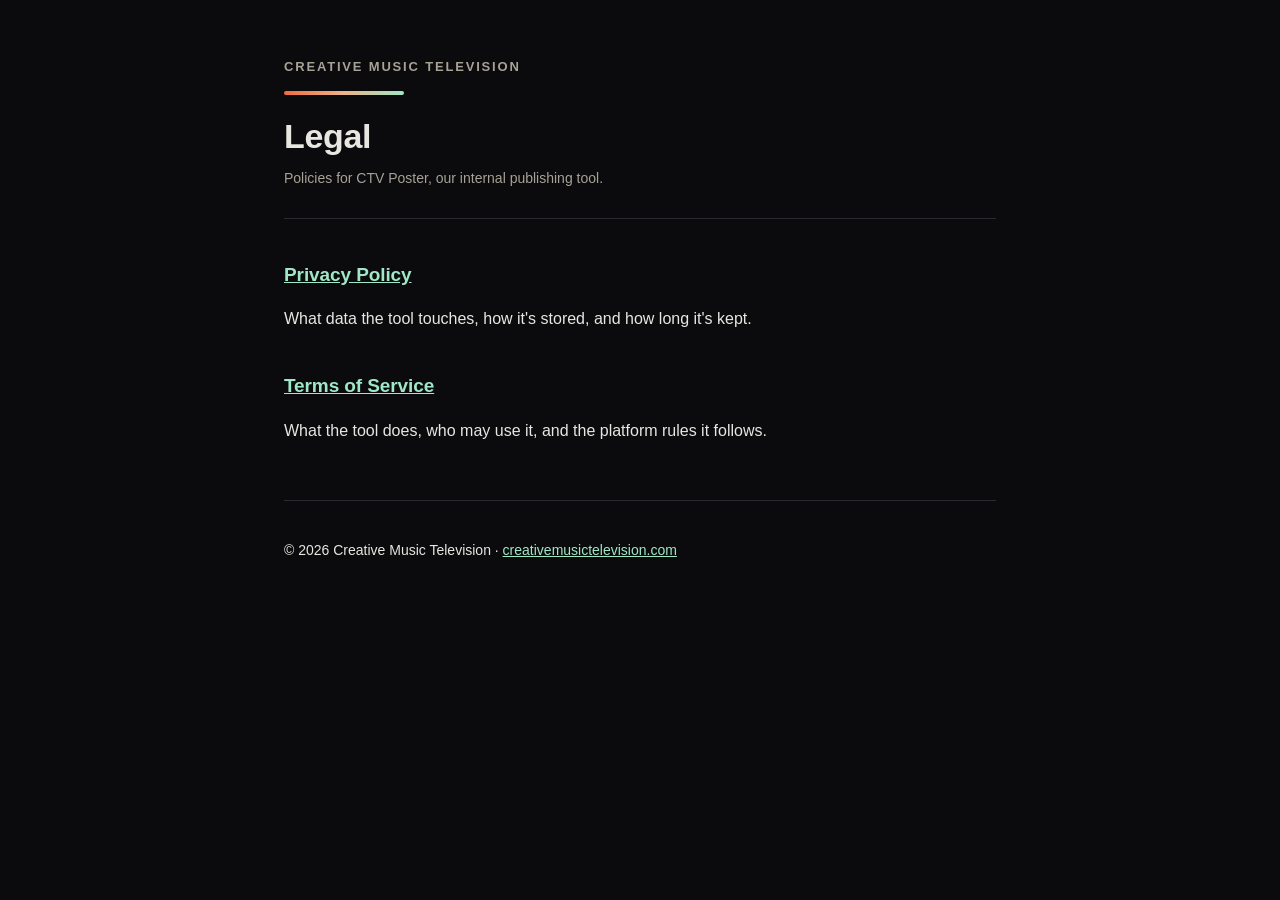
<file: index.html>
<!DOCTYPE html>
<html lang="en">
<head>
<meta charset="utf-8">
<meta name="viewport" content="width=device-width,initial-scale=1">
<title>Legal — Creative Music Television</title>
<link rel="stylesheet" href="style.css">
</head>
<body>
<div class="wrap">
<header>
  <div class="brand">Creative Music Television</div>
  <div class="bar"></div>
  <h1>Legal</h1>
  <p class="updated">Policies for CTV Poster, our internal publishing tool.</p>
</header>
<h2><a href="privacy.html">Privacy Policy</a></h2>
<p>What data the tool touches, how it's stored, and how long it's kept.</p>
<h2><a href="terms.html">Terms of Service</a></h2>
<p>What the tool does, who may use it, and the platform rules it follows.</p>
<footer><p>© 2026 Creative Music Television · <a href="https://creativemusictelevision.com">creativemusictelevision.com</a></p></footer>
</div>
</body>
</html>
</file>
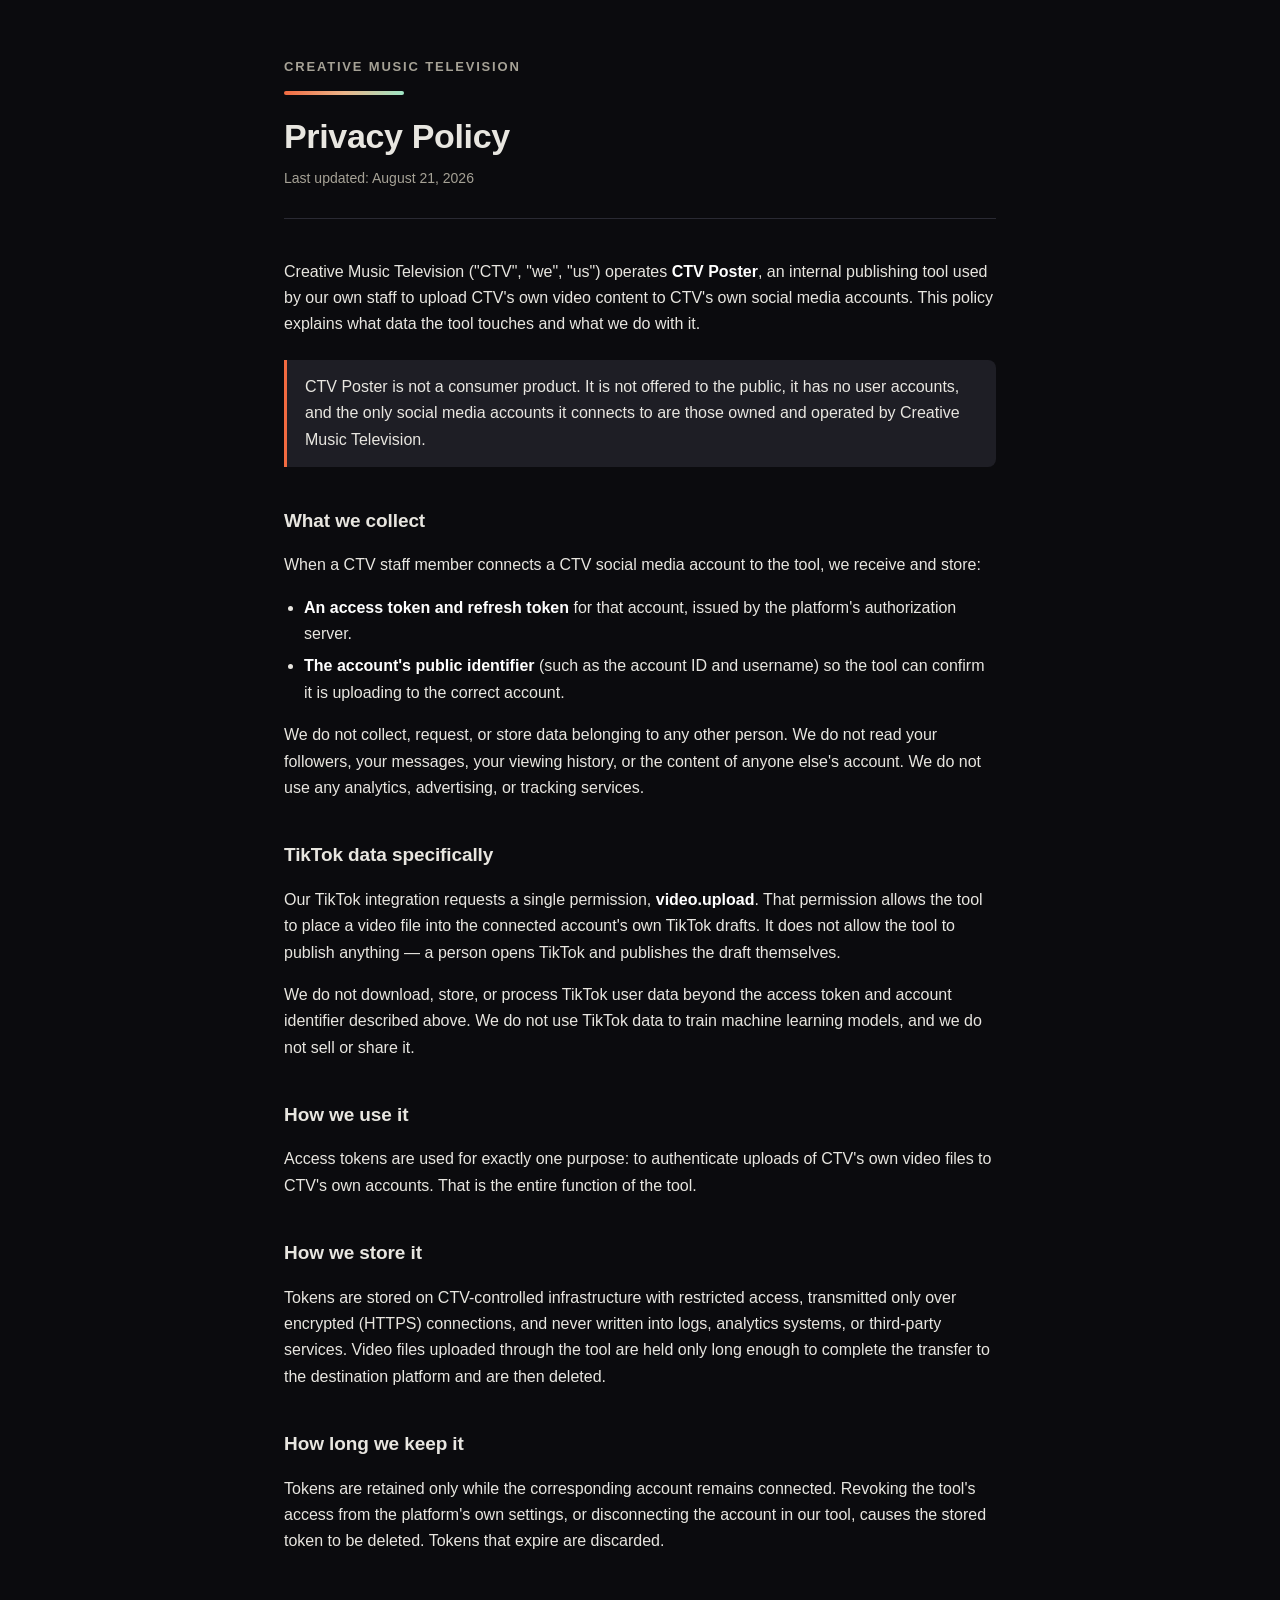
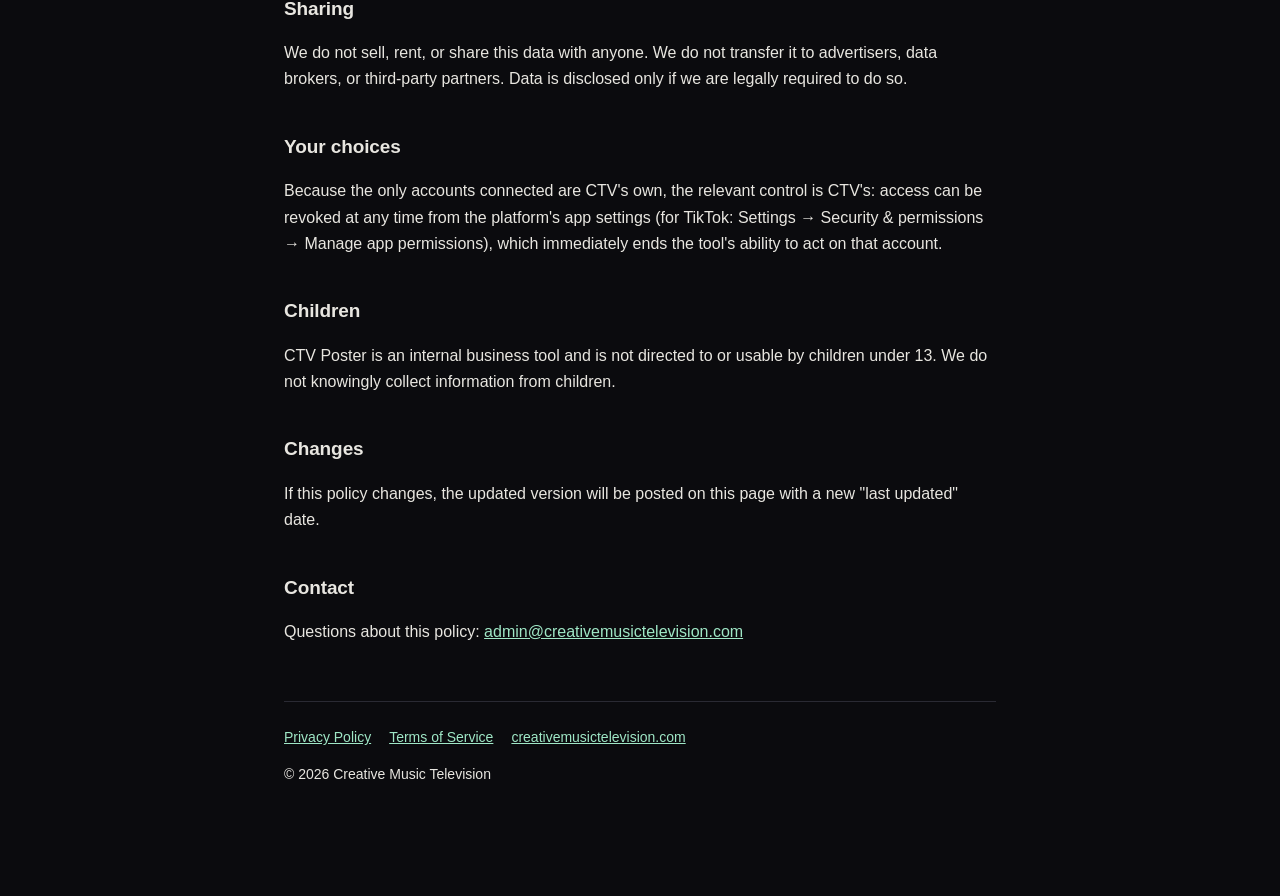
<file: privacy.html>
<!DOCTYPE html>
<html lang="en">
<head>
<meta charset="utf-8">
<meta name="viewport" content="width=device-width,initial-scale=1">
<title>Privacy Policy — Creative Music Television</title>
<link rel="stylesheet" href="style.css">
</head>
<body>
<div class="wrap">
<header>
  <div class="brand">Creative Music Television</div>
  <div class="bar"></div>
  <h1>Privacy Policy</h1>
  <p class="updated">Last updated: August 21, 2026</p>
</header>

<p>Creative Music Television ("CTV", "we", "us") operates <strong>CTV Poster</strong>, an
internal publishing tool used by our own staff to upload CTV's own video content to
CTV's own social media accounts. This policy explains what data the tool touches and
what we do with it.</p>

<div class="note">
CTV Poster is not a consumer product. It is not offered to the public, it has no user
accounts, and the only social media accounts it connects to are those owned and
operated by Creative Music Television.
</div>

<h2>What we collect</h2>
<p>When a CTV staff member connects a CTV social media account to the tool, we receive
and store:</p>
<ul>
  <li><strong>An access token and refresh token</strong> for that account, issued by the
      platform's authorization server.</li>
  <li><strong>The account's public identifier</strong> (such as the account ID and
      username) so the tool can confirm it is uploading to the correct account.</li>
</ul>
<p>We do not collect, request, or store data belonging to any other person. We do not
read your followers, your messages, your viewing history, or the content of anyone
else's account. We do not use any analytics, advertising, or tracking services.</p>

<h2>TikTok data specifically</h2>
<p>Our TikTok integration requests a single permission, <strong>video.upload</strong>.
That permission allows the tool to place a video file into the connected account's own
TikTok drafts. It does not allow the tool to publish anything — a person opens TikTok
and publishes the draft themselves.</p>
<p>We do not download, store, or process TikTok user data beyond the access token and
account identifier described above. We do not use TikTok data to train machine learning
models, and we do not sell or share it.</p>

<h2>How we use it</h2>
<p>Access tokens are used for exactly one purpose: to authenticate uploads of CTV's own
video files to CTV's own accounts. That is the entire function of the tool.</p>

<h2>How we store it</h2>
<p>Tokens are stored on CTV-controlled infrastructure with restricted access, transmitted
only over encrypted (HTTPS) connections, and never written into logs, analytics systems,
or third-party services. Video files uploaded through the tool are held only long enough
to complete the transfer to the destination platform and are then deleted.</p>

<h2>How long we keep it</h2>
<p>Tokens are retained only while the corresponding account remains connected. Revoking
the tool's access from the platform's own settings, or disconnecting the account in our
tool, causes the stored token to be deleted. Tokens that expire are discarded.</p>

<h2>Sharing</h2>
<p>We do not sell, rent, or share this data with anyone. We do not transfer it to
advertisers, data brokers, or third-party partners. Data is disclosed only if we are
legally required to do so.</p>

<h2>Your choices</h2>
<p>Because the only accounts connected are CTV's own, the relevant control is CTV's:
access can be revoked at any time from the platform's app settings (for TikTok:
Settings → Security &amp; permissions → Manage app permissions), which immediately
ends the tool's ability to act on that account.</p>

<h2>Children</h2>
<p>CTV Poster is an internal business tool and is not directed to or usable by children
under 13. We do not knowingly collect information from children.</p>

<h2>Changes</h2>
<p>If this policy changes, the updated version will be posted on this page with a new
"last updated" date.</p>

<h2>Contact</h2>
<p>Questions about this policy: <a href="mailto:admin@creativemusictelevision.com">admin@creativemusictelevision.com</a></p>

<footer>
  <nav><a href="privacy.html">Privacy Policy</a><a href="terms.html">Terms of Service</a><a href="https://creativemusictelevision.com">creativemusictelevision.com</a></nav>
  <p>© 2026 Creative Music Television</p>
</footer>
</div>
</body>
</html>
</file>
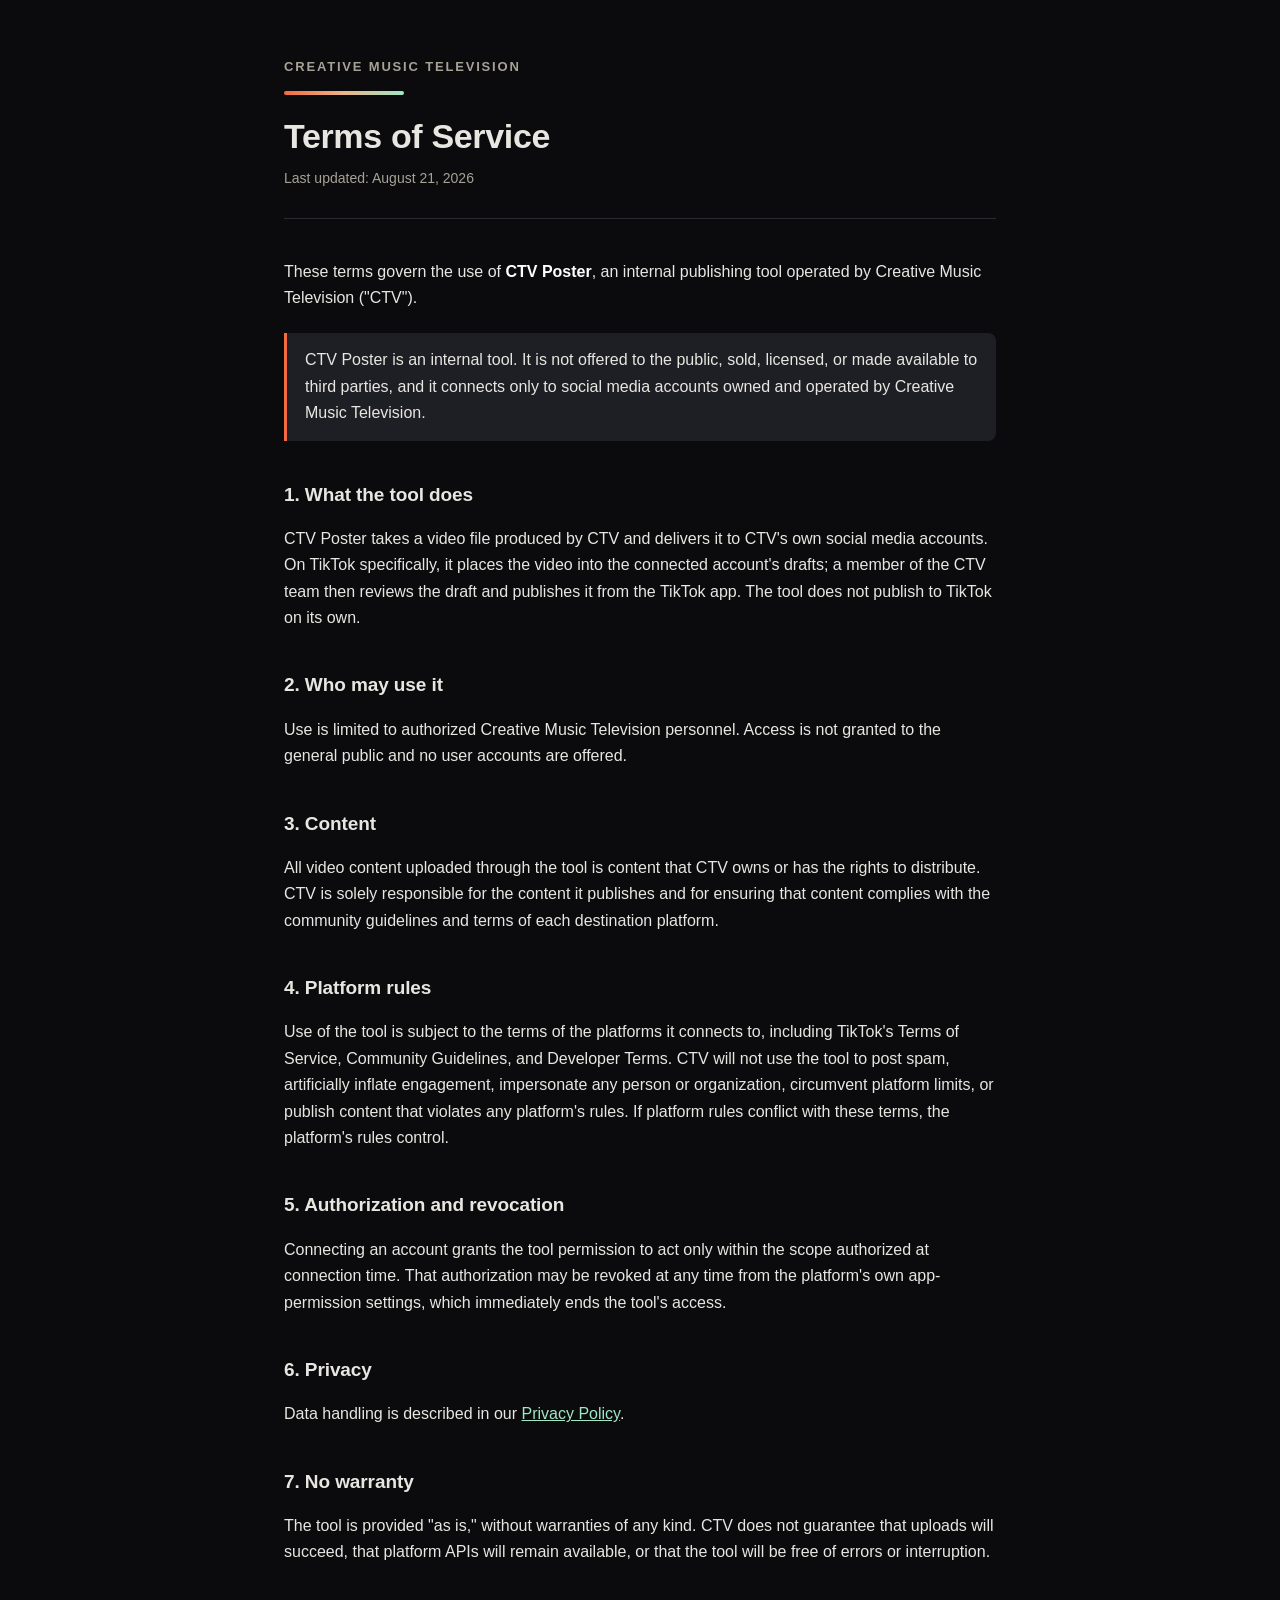
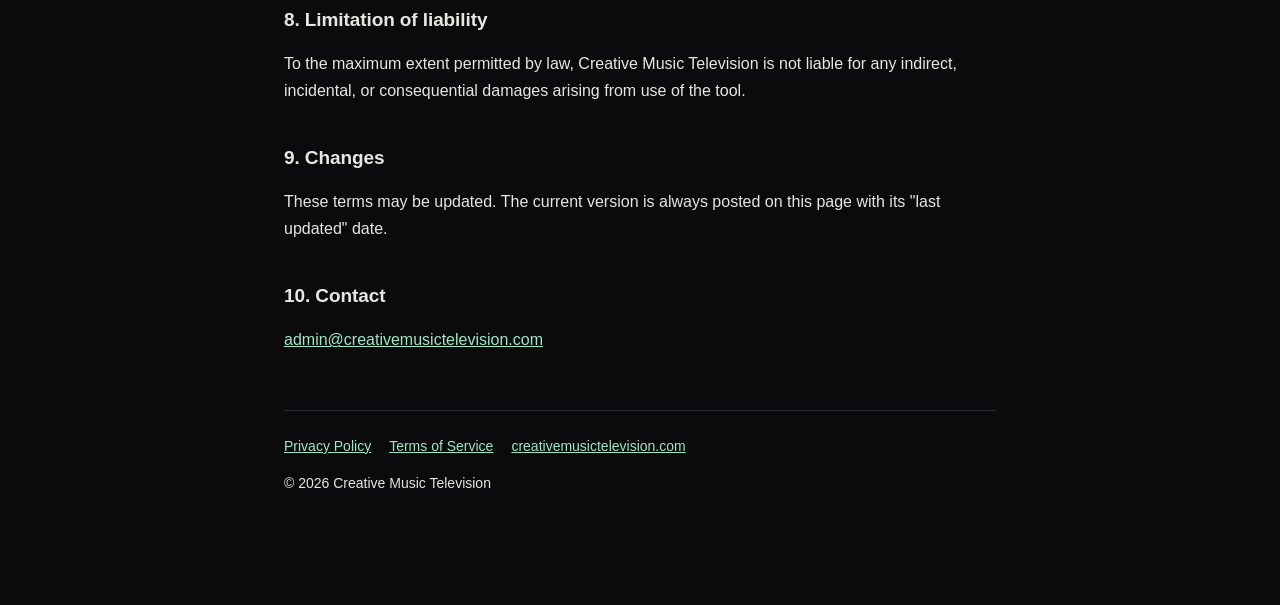
<file: terms.html>
<!DOCTYPE html>
<html lang="en">
<head>
<meta charset="utf-8">
<meta name="viewport" content="width=device-width,initial-scale=1">
<title>Terms of Service — Creative Music Television</title>
<link rel="stylesheet" href="style.css">
</head>
<body>
<div class="wrap">
<header>
  <div class="brand">Creative Music Television</div>
  <div class="bar"></div>
  <h1>Terms of Service</h1>
  <p class="updated">Last updated: August 21, 2026</p>
</header>

<p>These terms govern the use of <strong>CTV Poster</strong>, an internal publishing tool
operated by Creative Music Television ("CTV").</p>

<div class="note">
CTV Poster is an internal tool. It is not offered to the public, sold, licensed, or made
available to third parties, and it connects only to social media accounts owned and
operated by Creative Music Television.
</div>

<h2>1. What the tool does</h2>
<p>CTV Poster takes a video file produced by CTV and delivers it to CTV's own social media
accounts. On TikTok specifically, it places the video into the connected account's drafts;
a member of the CTV team then reviews the draft and publishes it from the TikTok app.
The tool does not publish to TikTok on its own.</p>

<h2>2. Who may use it</h2>
<p>Use is limited to authorized Creative Music Television personnel. Access is not granted
to the general public and no user accounts are offered.</p>

<h2>3. Content</h2>
<p>All video content uploaded through the tool is content that CTV owns or has the rights
to distribute. CTV is solely responsible for the content it publishes and for ensuring
that content complies with the community guidelines and terms of each destination
platform.</p>

<h2>4. Platform rules</h2>
<p>Use of the tool is subject to the terms of the platforms it connects to, including
TikTok's Terms of Service, Community Guidelines, and Developer Terms. CTV will not use
the tool to post spam, artificially inflate engagement, impersonate any person or
organization, circumvent platform limits, or publish content that violates any platform's
rules. If platform rules conflict with these terms, the platform's rules control.</p>

<h2>5. Authorization and revocation</h2>
<p>Connecting an account grants the tool permission to act only within the scope
authorized at connection time. That authorization may be revoked at any time from the
platform's own app-permission settings, which immediately ends the tool's access.</p>

<h2>6. Privacy</h2>
<p>Data handling is described in our <a href="privacy.html">Privacy Policy</a>.</p>

<h2>7. No warranty</h2>
<p>The tool is provided "as is," without warranties of any kind. CTV does not guarantee
that uploads will succeed, that platform APIs will remain available, or that the tool will
be free of errors or interruption.</p>

<h2>8. Limitation of liability</h2>
<p>To the maximum extent permitted by law, Creative Music Television is not liable for any
indirect, incidental, or consequential damages arising from use of the tool.</p>

<h2>9. Changes</h2>
<p>These terms may be updated. The current version is always posted on this page with its
"last updated" date.</p>

<h2>10. Contact</h2>
<p><a href="mailto:admin@creativemusictelevision.com">admin@creativemusictelevision.com</a></p>

<footer>
  <nav><a href="privacy.html">Privacy Policy</a><a href="terms.html">Terms of Service</a><a href="https://creativemusictelevision.com">creativemusictelevision.com</a></nav>
  <p>© 2026 Creative Music Television</p>
</footer>
</div>
</body>
</html>
</file>
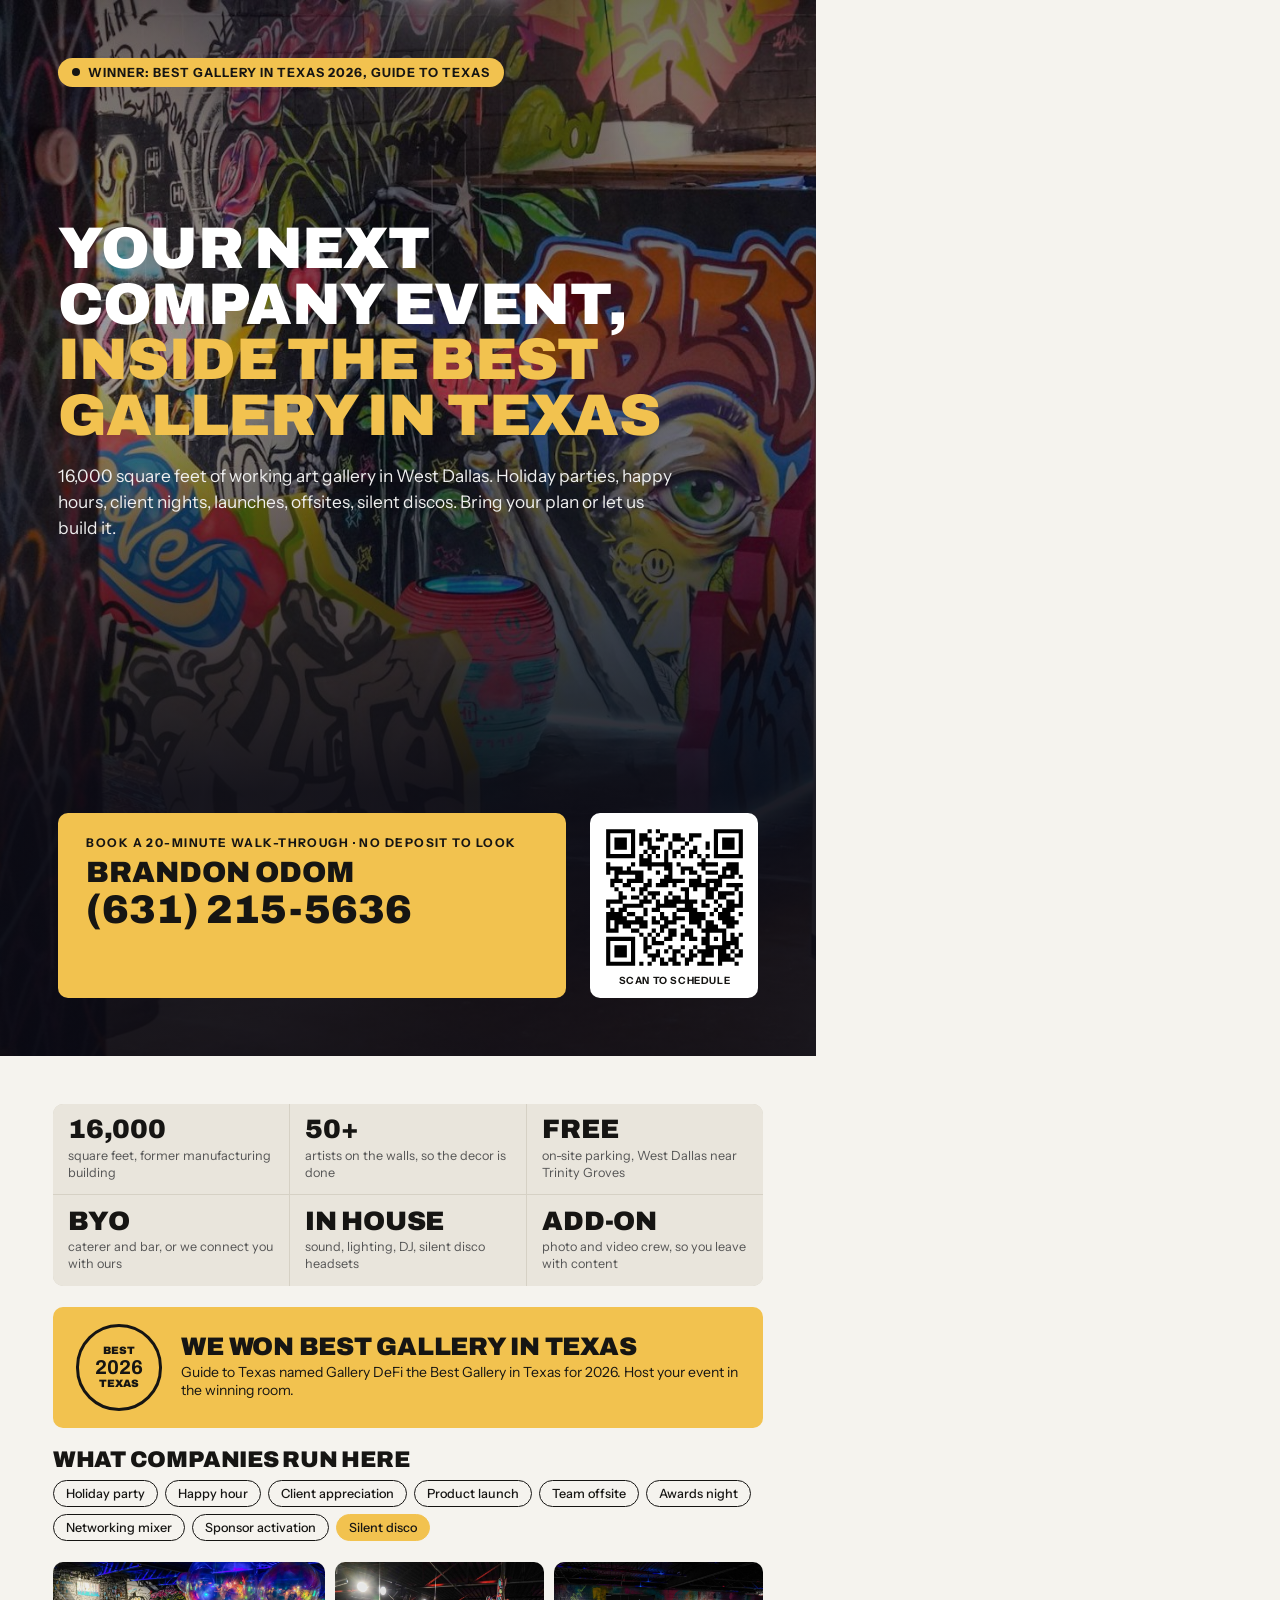
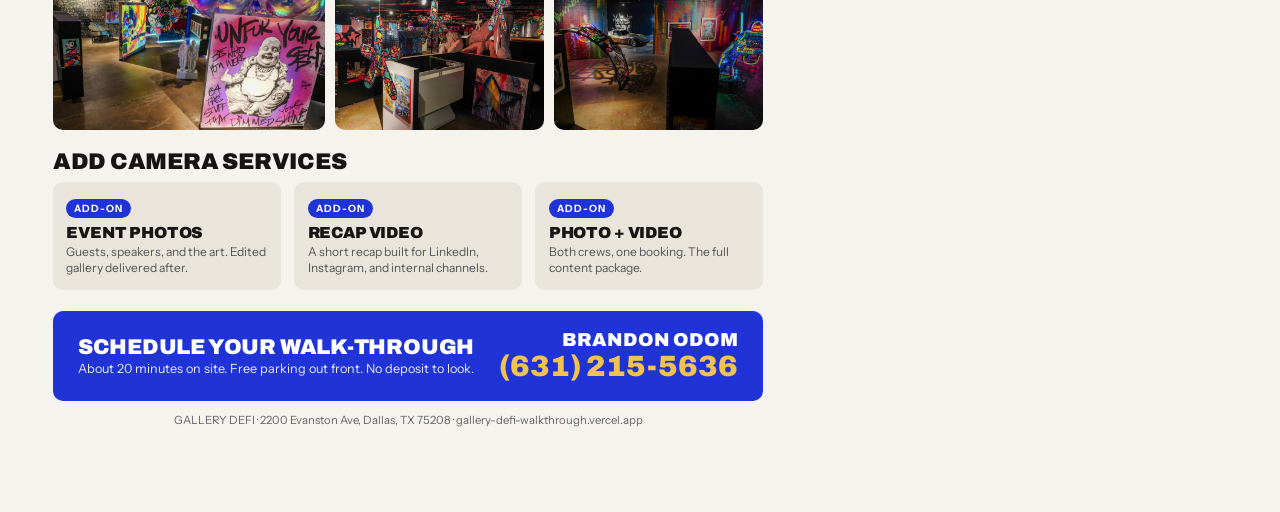
<file: print/gallery-pamphlet.html>
<!doctype html><html><head><meta charset="utf-8"><title>Gallery DeFi — Corporate Events</title>
<link href="https://fonts.googleapis.com/css2?family=Archivo:wght@800;900&family=Instrument+Sans:wght@400;500;700&display=swap" rel="stylesheet">
<style>
@page{size:letter;margin:0}
*{box-sizing:border-box;margin:0;padding:0}
:root{--ink:#161513;--cream:#f5f3ee;--card:#e9e5dc;--y:#f2c24f;--b:#1f33d6}
body{font-family:'Instrument Sans',sans-serif;color:var(--ink);background:var(--cream)}
.page{width:8.5in;height:11in;page-break-after:always;position:relative;overflow:hidden}
h1,h2,h3,.big{font-family:Archivo,sans-serif;font-weight:900;text-transform:uppercase;letter-spacing:-.01em;line-height:.95}
/* PAGE 1 */
.cover{background:#111 url(img/b9.jpg) center/cover;color:#fff}
.cover:before{content:"";position:absolute;inset:0;background:linear-gradient(180deg,rgba(10,10,20,.55) 0%,rgba(10,10,20,.35) 35%,rgba(10,10,20,.92) 75%)}
.cover .in{position:relative;height:100%;padding:.6in .6in;display:flex;flex-direction:column}
.pill{display:inline-flex;align-items:center;gap:8px;background:var(--y);color:var(--ink);font:700 9.5pt 'Instrument Sans';letter-spacing:.08em;text-transform:uppercase;padding:7px 14px;border-radius:99px;align-self:flex-start}
.pill:before{content:"";width:8px;height:8px;border-radius:50%;background:var(--ink)}
.cover h1{font-size:44pt;margin-top:1.4in}
.cover h1 span{color:var(--y)}
.cover p{font-size:13pt;line-height:1.5;max-width:6.4in;margin-top:.2in;color:#eee}
.cta{margin-top:auto;display:flex;gap:.25in;align-items:stretch}
.cta .btn{flex:1;background:var(--y);color:var(--ink);border-radius:10px;padding:.22in .3in}
.cta .btn .k{font:700 9pt 'Instrument Sans';letter-spacing:.12em;text-transform:uppercase}
.cta .btn .name{font-family:Archivo;font-weight:900;font-size:22pt;text-transform:uppercase;margin-top:6px}
.cta .btn .ph{font-family:Archivo;font-weight:900;font-size:30pt}
.qr{background:#fff;border-radius:10px;padding:.12in;width:1.75in;text-align:center;color:var(--ink);font:700 7.5pt 'Instrument Sans';text-transform:uppercase;letter-spacing:.06em}
.qr img{width:100%;display:block;margin-bottom:4px}
/* PAGE 2 */
.p2{padding:.5in .55in}
.stats{display:grid;grid-template-columns:repeat(3,1fr);gap:1px;background:#d6d1c5;border-radius:10px;overflow:hidden}
.stat{background:var(--card);padding:.14in .16in}
.stat .big{font-size:20pt}
.stat p{font-size:9.5pt;color:#555;margin-top:4px;line-height:1.35}
.award{margin:.22in 0;background:var(--y);border-radius:10px;padding:.18in .24in;display:flex;gap:.2in;align-items:center}
.badge{width:.9in;height:.9in;border-radius:50%;border:3px solid var(--ink);display:flex;flex-direction:column;align-items:center;justify-content:center;font-family:Archivo;font-weight:900;font-size:8pt;line-height:1.1;flex:none}
.badge b{font-size:15pt}
.award h2{font-size:19pt}
.award p{font-size:10.5pt;margin-top:4px}
.sec{font-size:17pt;margin:.05in 0 .1in}
.tags{display:flex;flex-wrap:wrap;gap:7px;margin-bottom:.22in}
.tags span{border:1.5px solid var(--ink);border-radius:99px;padding:5px 12px;font-size:9.5pt;font-weight:500}
.tags span.hl{background:var(--y);border-color:var(--y)}
.cams{display:grid;grid-template-columns:repeat(3,1fr);gap:.14in;margin-bottom:.22in}
.cam{background:var(--card);border-radius:10px;padding:.14in}
.chip{display:inline-block;background:var(--b);color:#fff;font:700 7.5pt 'Instrument Sans';letter-spacing:.1em;padding:3px 8px;border-radius:99px}
.cam h3{font-size:12pt;margin:7px 0 4px}
.cam p{font-size:9pt;color:#555;line-height:1.35}
.photos{display:grid;grid-template-columns:1.3fr 1fr 1fr;gap:.1in;height:1.75in;margin-bottom:.22in}
.photos div{border-radius:10px;background:center/cover}
.foot{background:var(--b);color:#fff;border-radius:10px;padding:.2in .26in;display:flex;justify-content:space-between;align-items:center}
.foot h2{font-size:16pt;white-space:nowrap}
.foot p{font-size:9.5pt;opacity:.9;margin-top:4px}
.foot .r{text-align:right}
.foot .r .n{font-family:Archivo;font-weight:900;font-size:14pt;text-transform:uppercase}
.foot .r .ph{white-space:nowrap;font-family:Archivo;font-weight:900;font-size:22pt;color:var(--y)}
.addr{text-align:center;font-size:8.5pt;color:#666;margin-top:.12in}
</style></head><body>
<section class="page cover"><div class="in">
 <div class="pill">Winner: Best Gallery in Texas 2026, Guide to Texas</div>
 <h1>Your next<br>company event,<br><span>inside the best<br>gallery in Texas</span></h1>
 <p>16,000 square feet of working art gallery in West Dallas. Holiday parties, happy hours, client nights, launches, offsites, silent discos. Bring your plan or let us build it.</p>
 <div class="cta">
  <div class="btn"><div class="k">Book a 20-minute walk-through · No deposit to look</div>
   <div class="name">Brandon Odom</div><div class="ph">(631) 215-5636</div></div>
  <div class="qr"><img src="img/qr.svg">Scan to schedule</div>
 </div>
</div></section>
<section class="page p2">
 <div class="stats">
  <div class="stat"><div class="big">16,000</div><p>square feet, former manufacturing building</p></div>
  <div class="stat"><div class="big">50+</div><p>artists on the walls, so the decor is done</p></div>
  <div class="stat"><div class="big">Free</div><p>on-site parking, West Dallas near Trinity Groves</p></div>
  <div class="stat"><div class="big">BYO</div><p>caterer and bar, or we connect you with ours</p></div>
  <div class="stat"><div class="big">In house</div><p>sound, lighting, DJ, silent disco headsets</p></div>
  <div class="stat"><div class="big">Add-on</div><p>photo and video crew, so you leave with content</p></div>
 </div>
 <div class="award"><div class="badge">BEST<b>2026</b>TEXAS</div>
  <div><h2>We won Best Gallery in Texas</h2><p>Guide to Texas named Gallery DeFi the Best Gallery in Texas for 2026. Host your event in the winning room.</p></div></div>
 <h2 class="sec">What companies run here</h2>
 <div class="tags"><span>Holiday party</span><span>Happy hour</span><span>Client appreciation</span><span>Product launch</span><span>Team offsite</span><span>Awards night</span><span>Networking mixer</span><span>Sponsor activation</span><span class="hl">Silent disco</span></div>
 <div class="photos"><div style="background-image:url(img/b14.jpg)"></div><div style="background-image:url(img/b7.jpg)"></div><div style="background-image:url(img/b2.jpg)"></div></div>
 <h2 class="sec">Add camera services</h2>
 <div class="cams">
  <div class="cam"><span class="chip">ADD-ON</span><h3>Event photos</h3><p>Guests, speakers, and the art. Edited gallery delivered after.</p></div>
  <div class="cam"><span class="chip">ADD-ON</span><h3>Recap video</h3><p>A short recap built for LinkedIn, Instagram, and internal channels.</p></div>
  <div class="cam"><span class="chip">ADD-ON</span><h3>Photo + video</h3><p>Both crews, one booking. The full content package.</p></div>
 </div>
 <div class="foot"><div><h2>Schedule your walk-through</h2><p>About 20 minutes on site. Free parking out front. No deposit to look.</p></div>
  <div class="r"><div class="n">Brandon Odom</div><div class="ph">(631) 215-5636</div></div></div>
 <div class="addr">GALLERY DEFI · 2200 Evanston Ave, Dallas, TX 75208 · gallery-defi-walkthrough.vercel.app</div>
</section></body></html>
</file>
<file: style.css>
/* CTV brand system: ink ground, coral→mint gradient signature, Archivo-ish stack. */
:root{
  --ink:#0B0B0E; --raised:#1E1E25; --paper:#F1EEE4;
  --coral:#F26B41; --peach:#EBB489; --mint:#9FE7C6;
  --text:#E8E6E0; --muted:#A6A296; --line:#2A2A33;
  --grad:linear-gradient(96deg,#F26B41 0%,#EBB489 50%,#9FE7C6 100%);
}
*{box-sizing:border-box}
body{margin:0;background:var(--ink);color:var(--text);
  font:16px/1.65 -apple-system,BlinkMacSystemFont,"Segoe UI",Helvetica,Arial,sans-serif;}
.wrap{max-width:760px;margin:0 auto;padding:56px 24px 96px}
header{border-bottom:1px solid var(--line);padding-bottom:28px;margin-bottom:40px}
.brand{font-weight:800;letter-spacing:.14em;font-size:13px;text-transform:uppercase;color:var(--muted)}
.bar{height:4px;width:120px;background:var(--grad);border-radius:2px;margin:14px 0 22px}
h1{font-size:34px;line-height:1.15;margin:0 0 10px;font-weight:800;letter-spacing:-.01em}
.updated{color:var(--muted);font-size:14px;margin:0}
h2{font-size:19px;margin:38px 0 10px;font-weight:700;letter-spacing:-.005em}
p,li{color:var(--text)}
ul{padding-left:20px} li{margin:6px 0}
a{color:var(--mint)}
strong{color:#fff}
.note{background:var(--raised);border-left:3px solid var(--coral);
  padding:14px 18px;border-radius:0 8px 8px 0;margin:22px 0;color:var(--text)}
footer{margin-top:56px;padding-top:24px;border-top:1px solid var(--line);
  color:var(--muted);font-size:14px}
nav a{margin-right:18px;font-size:14px}
@media (max-width:600px){h1{font-size:27px}.wrap{padding:40px 18px 72px}}
</file>
